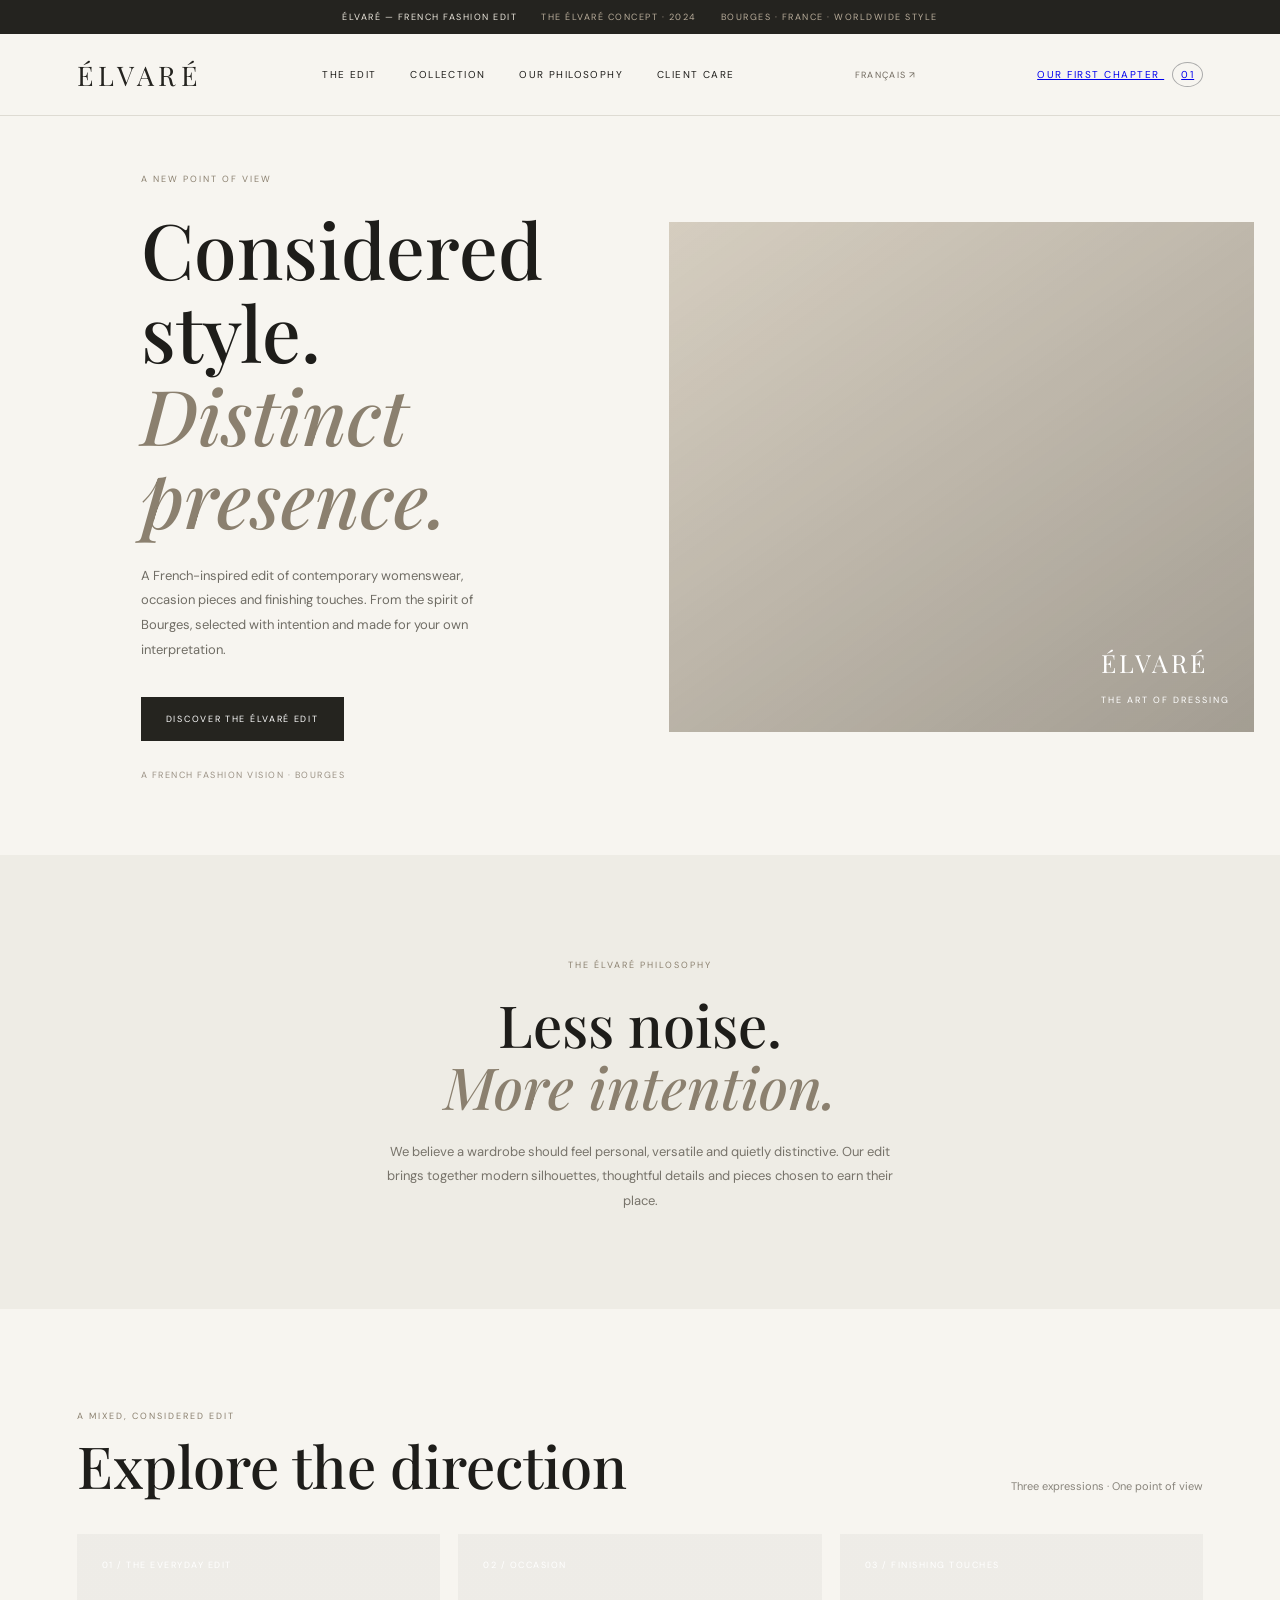
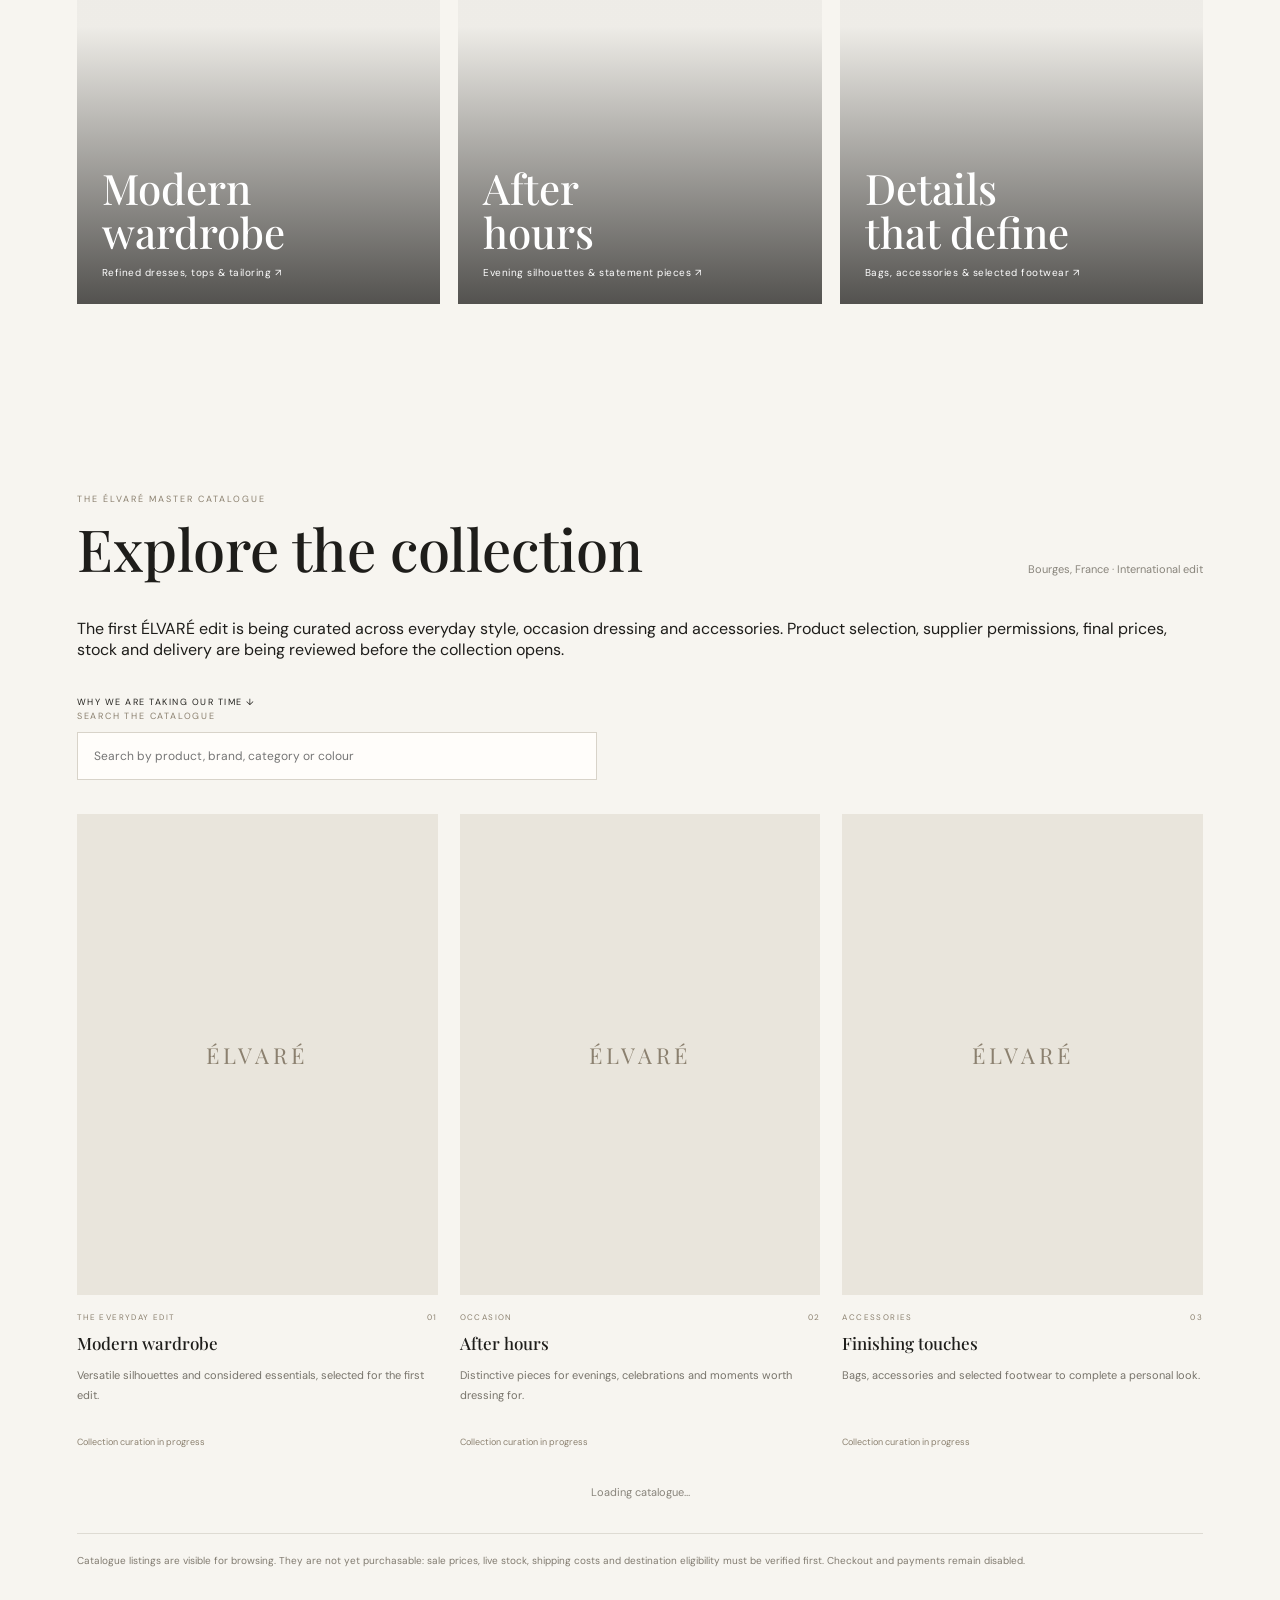
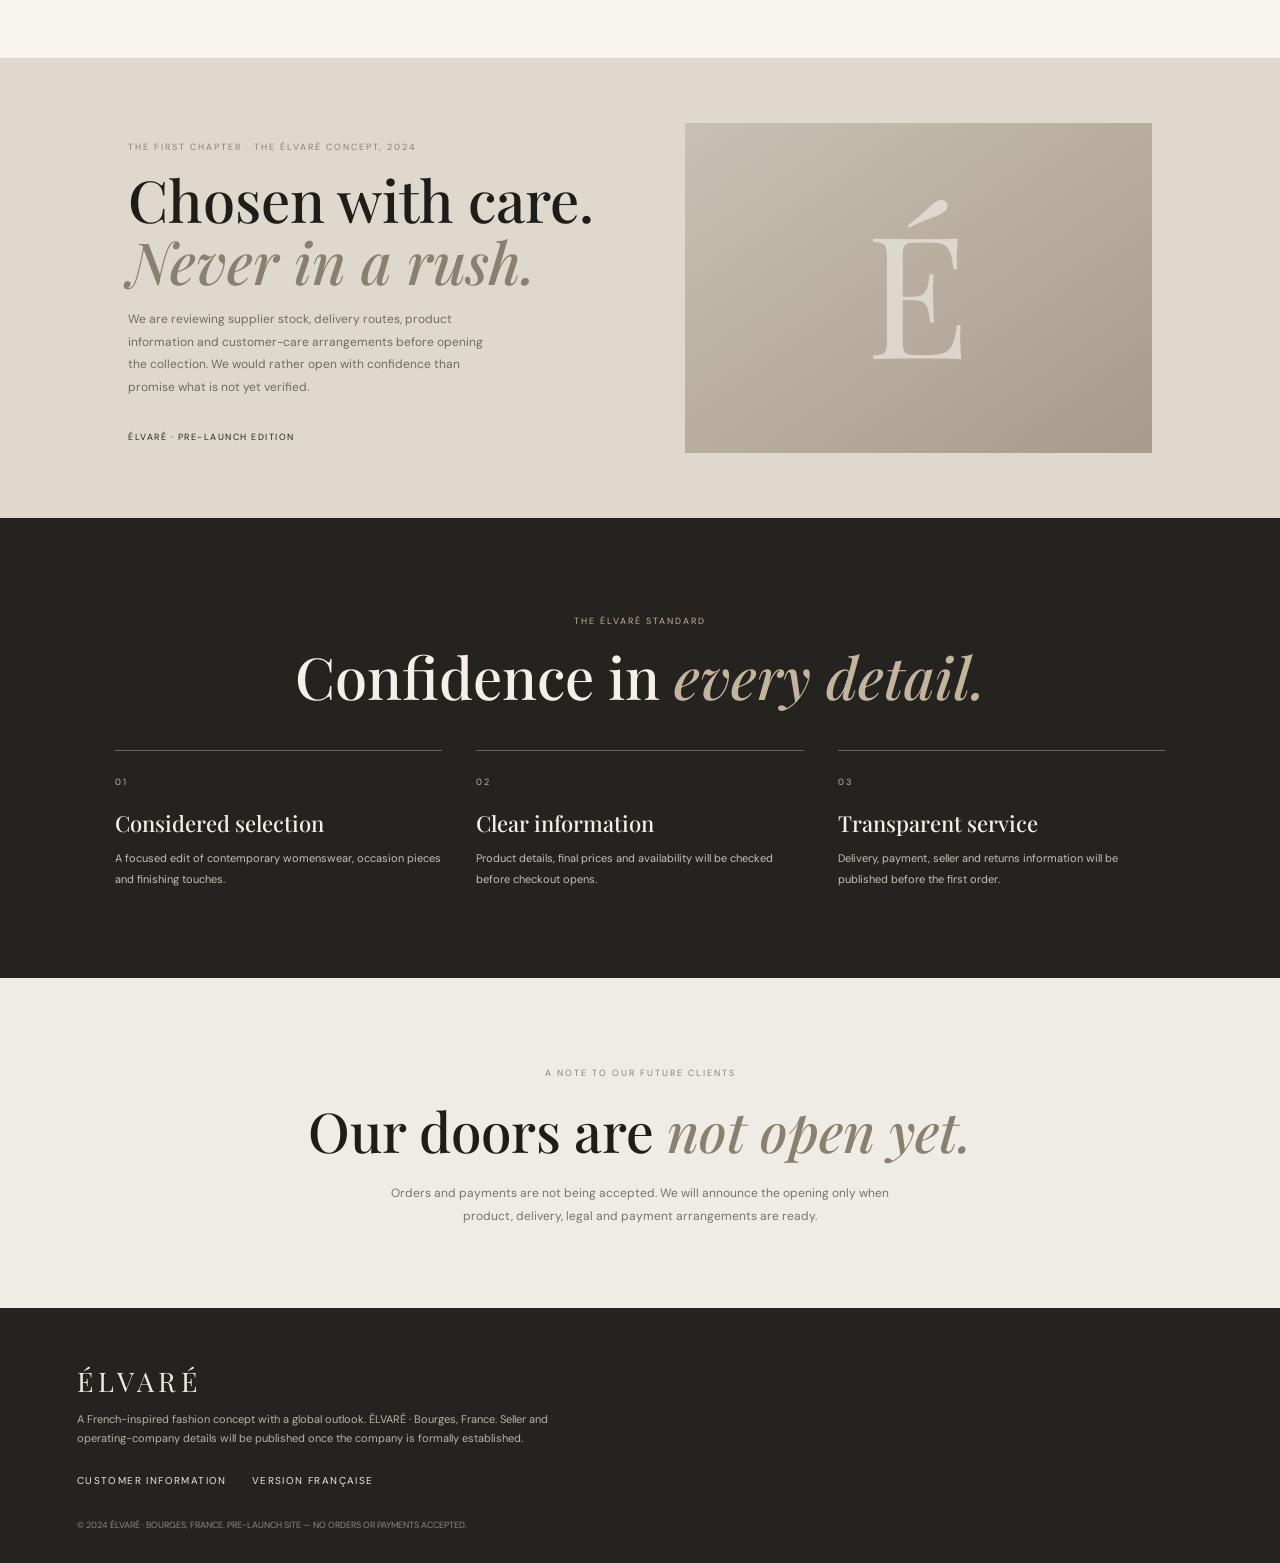
<file: index.html>
<!doctype html>
<html lang="en">
<head>
<meta charset="utf-8"><meta name="viewport" content="width=device-width,initial-scale=1">
<meta name="description" content="ÉLVARÉ is an independent fashion edit in the making: contemporary womenswear, occasion dressing and considered accessories. Worldwide launch preparation.">
<meta name="theme-color" content="#f7f5f0"><meta name="robots" content="index,follow">
<meta property="og:type" content="website"><meta property="og:title" content="ÉLVARÉ — The Art of Dressing">
<meta property="og:description" content="A considered edit of modern womenswear, occasion pieces and finishing touches. The first collection is being curated.">
<meta property="og:image" content="https://images.unsplash.com/photo-1539109136881-3be0616acf4b?auto=format&fit=crop&w=1200&q=85">
<meta name="twitter:card" content="summary_large_image">
<title>ÉLVARÉ — The Art of Dressing</title>
<link rel="preconnect" href="https://fonts.googleapis.com"><link rel="preconnect" href="https://fonts.gstatic.com" crossorigin>
<link href="https://fonts.googleapis.com/css2?family=DM+Sans:wght@400;500;600&family=Playfair+Display:wght@500;600&display=swap" rel="stylesheet"><link rel="stylesheet" href="styles.css">
</head>
<body>
<div class="announcement">ÉLVARÉ — FRENCH FASHION EDIT <span>THE ÉLVARÉ CONCEPT · 2024</span><span>BOURGES · FRANCE · WORLDWIDE STYLE</span></div>
<header class="header"><a class="wordmark" href="#" aria-label="ÉLVARÉ home">ÉLVARÉ</a><nav aria-label="Main navigation"><a href="#departments">THE EDIT</a><a href="#collection">COLLECTION</a><a href="#philosophy">OUR PHILOSOPHY</a><a href="policies.html">CLIENT CARE</a></nav><a class="language-link" href="fr.html" lang="fr">FRANÇAIS ↗</a><a class="bag" href="#launch">OUR FIRST CHAPTER <span>01</span></a></header>
<main>
<section class="hero"><div class="hero-copy"><p class="eyebrow">A NEW POINT OF VIEW</p><h1>Considered style.<br><i>Distinct presence.</i></h1><p class="intro">A French-inspired edit of contemporary womenswear, occasion pieces and finishing touches. From the spirit of Bourges, selected with intention and made for your own interpretation.</p><a class="button" href="#collection">DISCOVER THE ÉLVARÉ EDIT</a><p class="hero-note">A FRENCH FASHION VISION · BOURGES</p></div><div class="hero-image" role="img" aria-label="Fashion editorial photograph"><div class="image-note">ÉLVARÉ<br><small>THE ART OF DRESSING</small></div></div></section>
<section class="statement" id="philosophy"><p class="eyebrow">THE ÉLVARÉ PHILOSOPHY</p><h2>Less noise.<br><i>More intention.</i></h2><p>We believe a wardrobe should feel personal, versatile and quietly distinctive. Our edit brings together modern silhouettes, thoughtful details and pieces chosen to earn their place.</p></section>
<section class="departments" id="departments"><div class="section-head"><div><p class="eyebrow">A MIXED, CONSIDERED EDIT</p><h2>Explore the direction</h2></div><span class="muted">Three expressions · One point of view</span></div><div class="department-grid"><a class="department d1" href="#collection"><span>01 / THE EVERYDAY EDIT</span><strong>Modern<br>wardrobe</strong><small>Refined dresses, tops & tailoring ↗</small></a><a class="department d2" href="#collection"><span>02 / OCCASION</span><strong>After<br>hours</strong><small>Evening silhouettes & statement pieces ↗</small></a><a class="department d3" href="#collection"><span>03 / FINISHING TOUCHES</span><strong>Details<br>that define</strong><small>Bags, accessories & selected footwear ↗</small></a></div></section>
<section class="collection" id="collection"><div class="section-head"><div><p class="eyebrow">THE ÉLVARÉ MASTER CATALOGUE</p><h2>Explore the collection</h2></div><span class="muted">Bourges, France · International edit</span></div><div class="collection-intro"><p>The first ÉLVARÉ edit is being curated across everyday style, occasion dressing and accessories. Product selection, supplier permissions, final prices, stock and delivery are being reviewed before the collection opens.</p><a class="text-link" href="#launch">WHY WE ARE TAKING OUR TIME ↓</a></div><div class="catalog-search-wrap"><label for="catalog-search">SEARCH THE CATALOGUE</label><input id="catalog-search" type="search" placeholder="Search by product, brand, category or colour" autocomplete="off"></div><div class="product-grid" id="product-grid" aria-live="polite"><article class="product-card"><div class="product-photo product-no-image">ÉLVARÉ</div><div class="product-meta"><span>THE EVERYDAY EDIT</span><span>01</span></div><h3>Modern wardrobe</h3><p>Versatile silhouettes and considered essentials, selected for the first edit.</p><small class="product-status">Collection curation in progress</small></article><article class="product-card"><div class="product-photo product-no-image">ÉLVARÉ</div><div class="product-meta"><span>OCCASION</span><span>02</span></div><h3>After hours</h3><p>Distinctive pieces for evenings, celebrations and moments worth dressing for.</p><small class="product-status">Collection curation in progress</small></article><article class="product-card"><div class="product-photo product-no-image">ÉLVARÉ</div><div class="product-meta"><span>ACCESSORIES</span><span>03</span></div><h3>Finishing touches</h3><p>Bags, accessories and selected footwear to complete a personal look.</p><small class="product-status">Collection curation in progress</small></article></div><div class="catalog-controls"><button class="button" id="load-more" type="button" hidden>LOAD MORE PRODUCTS</button><span class="muted" id="catalog-count" aria-live="polite">Loading catalogue…</span></div><p class="catalog-note">Catalogue listings are visible for browsing. They are not yet purchasable: sale prices, live stock, shipping costs and destination eligibility must be verified first. Checkout and payments remain disabled.</p></section>
<section class="editorial" id="launch"><div><p class="eyebrow">THE FIRST CHAPTER · THE ÉLVARÉ CONCEPT, 2024</p><h2>Chosen with care.<br><i>Never in a rush.</i></h2><p>We are reviewing supplier stock, delivery routes, product information and customer-care arrangements before opening the collection. We would rather open with confidence than promise what is not yet verified.</p><span class="text-link">ÉLVARÉ · PRE-LAUNCH EDITION</span></div><div class="editorial-art" aria-hidden="true"></div></section>
<section class="trust-notes"><p class="eyebrow">THE ÉLVARÉ STANDARD</p><h2>Confidence in <i>every detail.</i></h2><div class="trust-grid"><article><span>01</span><h3>Considered selection</h3><p>A focused edit of contemporary womenswear, occasion pieces and finishing touches.</p></article><article><span>02</span><h3>Clear information</h3><p>Product details, final prices and availability will be checked before checkout opens.</p></article><article><span>03</span><h3>Transparent service</h3><p>Delivery, payment, seller and returns information will be published before the first order.</p></article></div></section>

<section class="launch-strip"><p class="eyebrow">A NOTE TO OUR FUTURE CLIENTS</p><h2>Our doors are <i>not open yet.</i></h2><p>Orders and payments are not being accepted. We will announce the opening only when product, delivery, legal and payment arrangements are ready.</p></section>
</main>
<footer><a class="wordmark" href="#">ÉLVARÉ</a><p>A French-inspired fashion concept with a global outlook. ÉLVARÉ · Bourges, France. Seller and operating-company details will be published once the company is formally established.</p><div class="footer-links"><a href="policies.html">CUSTOMER INFORMATION</a><a href="fr.html">VERSION FRANÇAISE</a></div><small>© 2024 ÉLVARÉ · BOURGES, FRANCE. PRE-LAUNCH SITE — NO ORDERS OR PAYMENTS ACCEPTED.</small></footer>
<script src="app.js"></script></body></html>
</file>
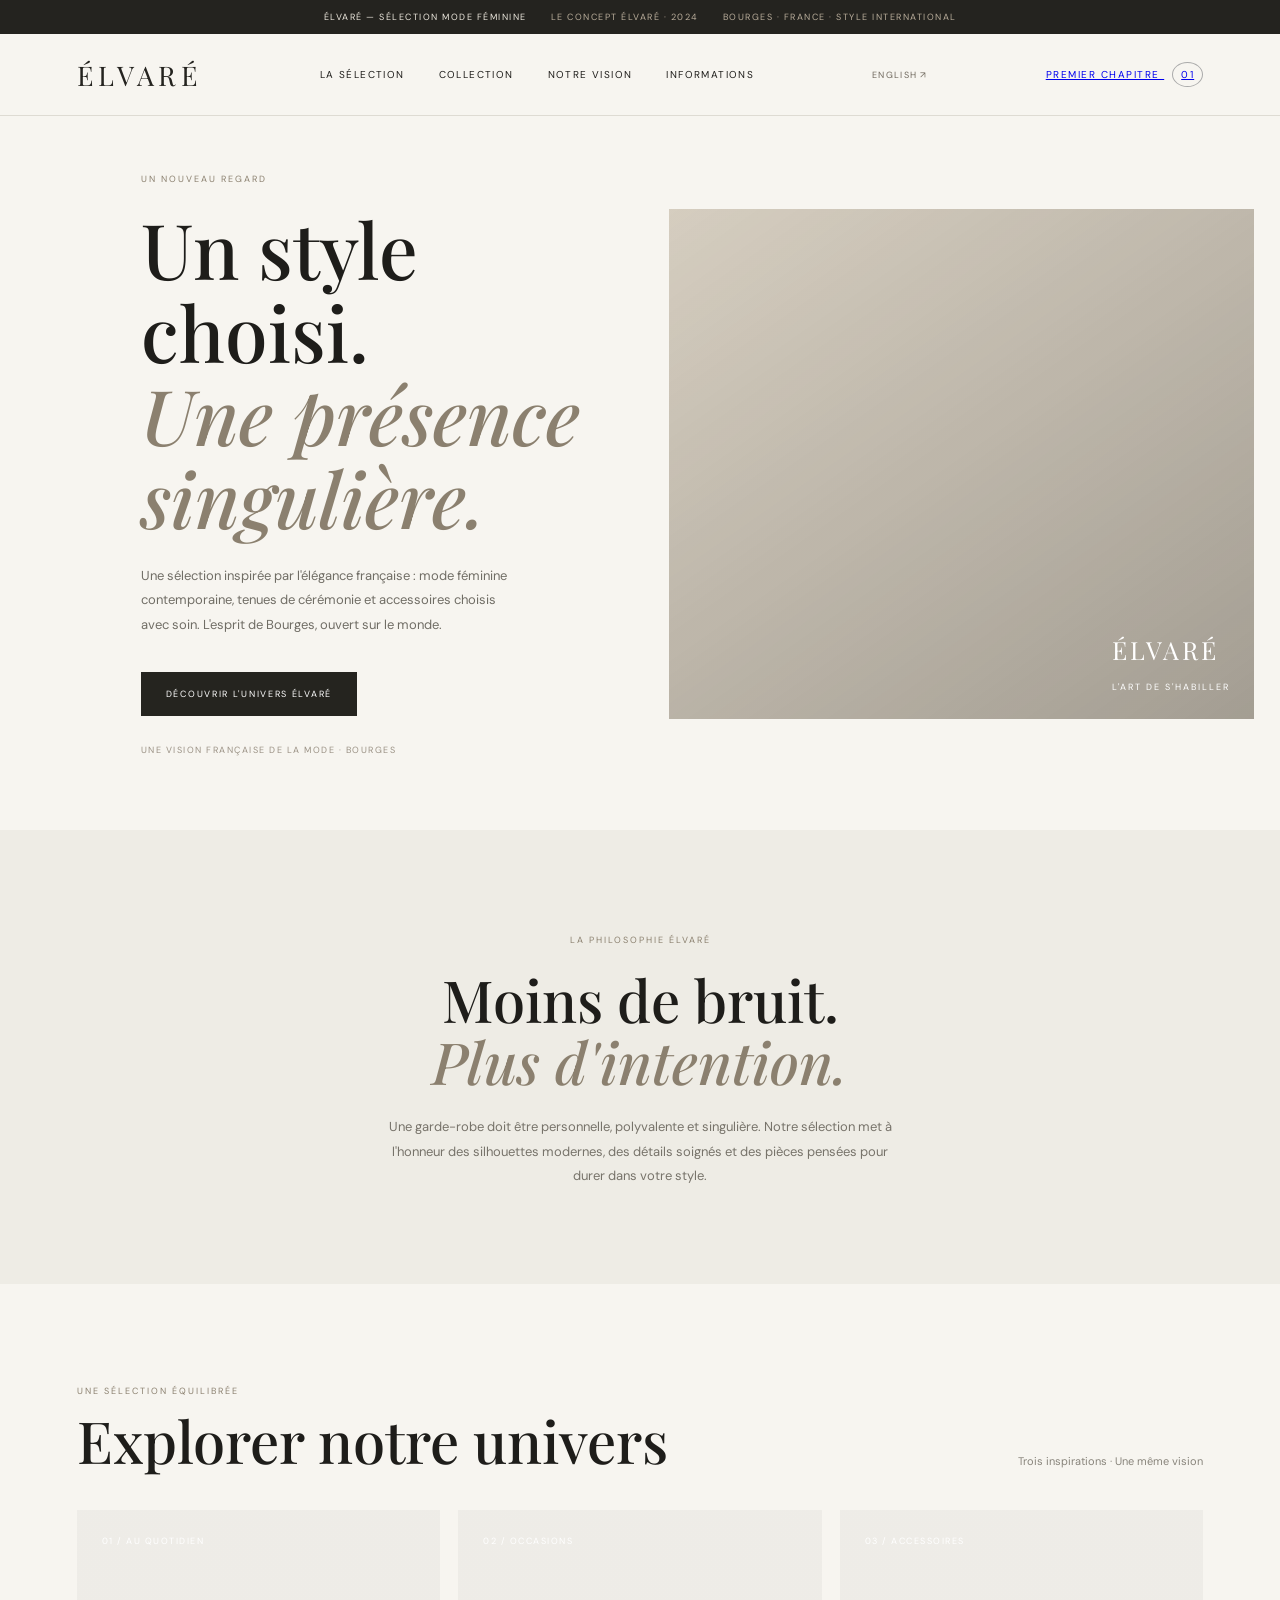
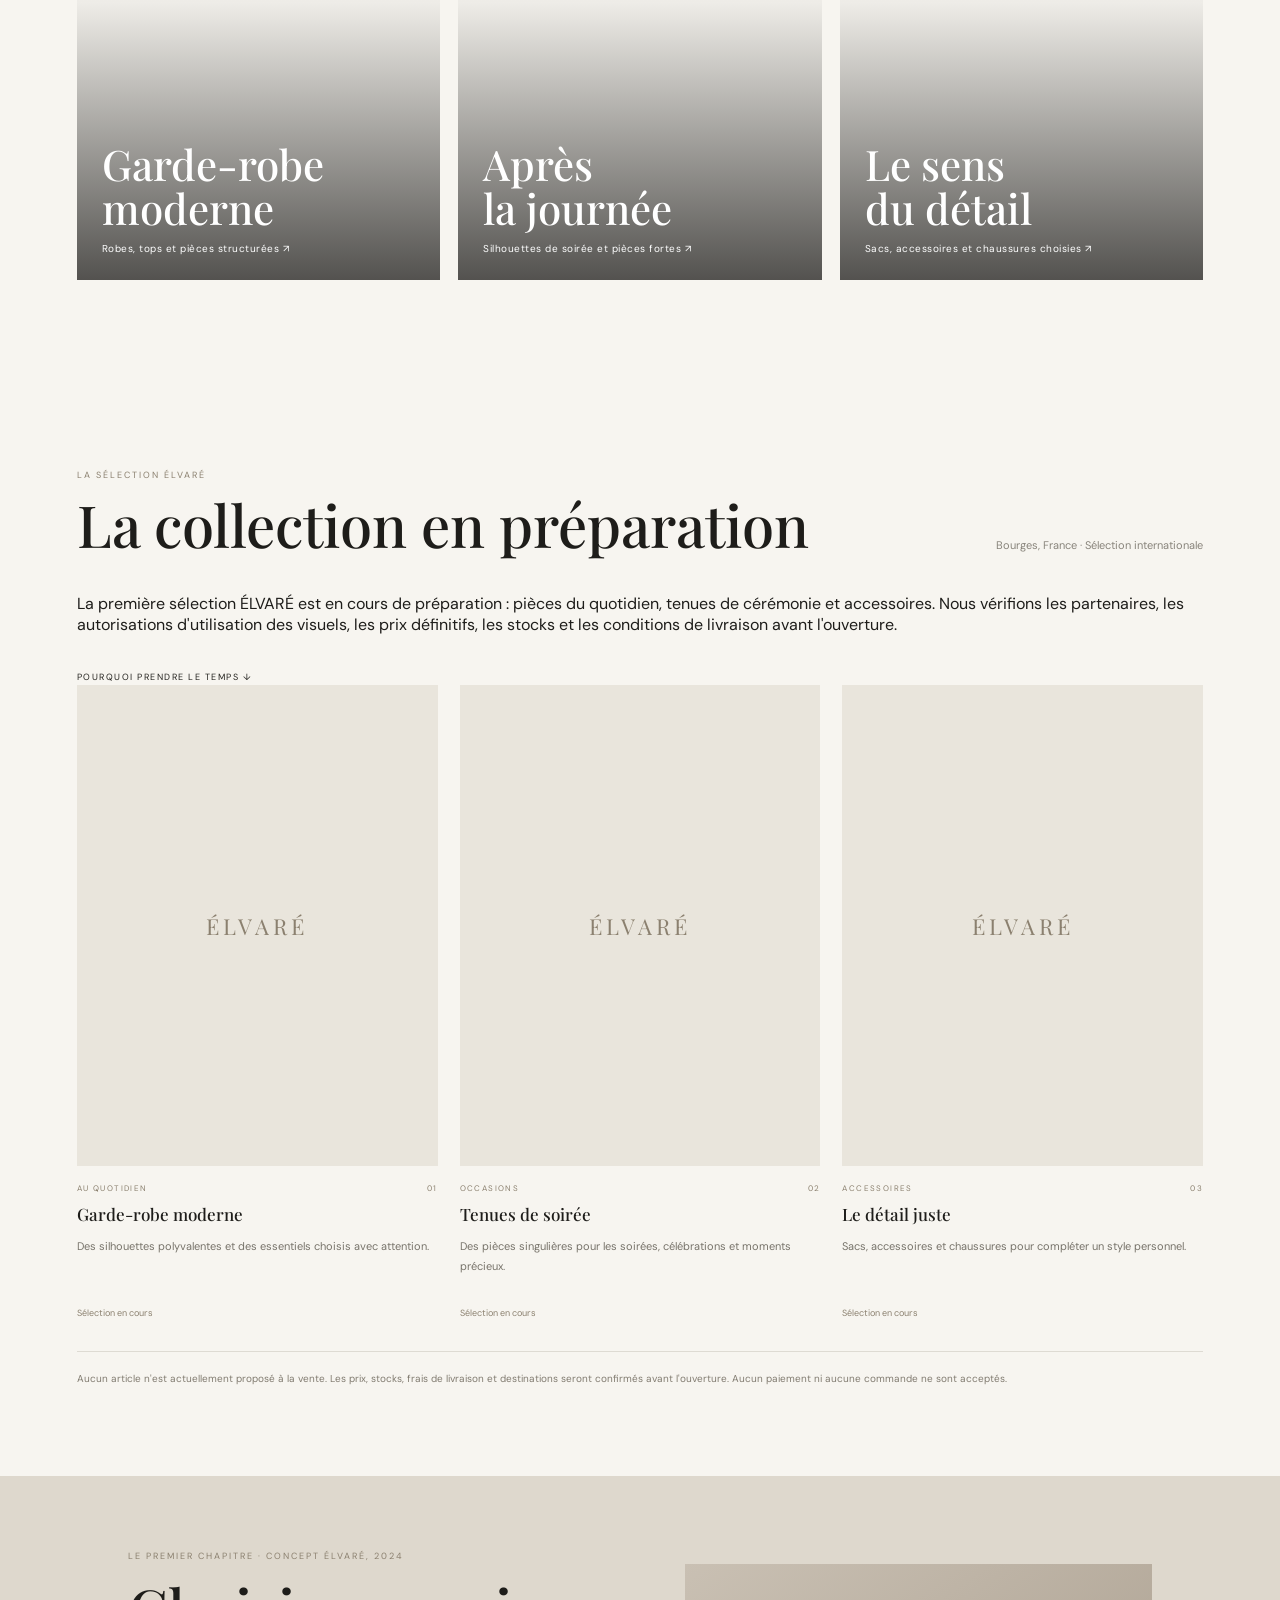
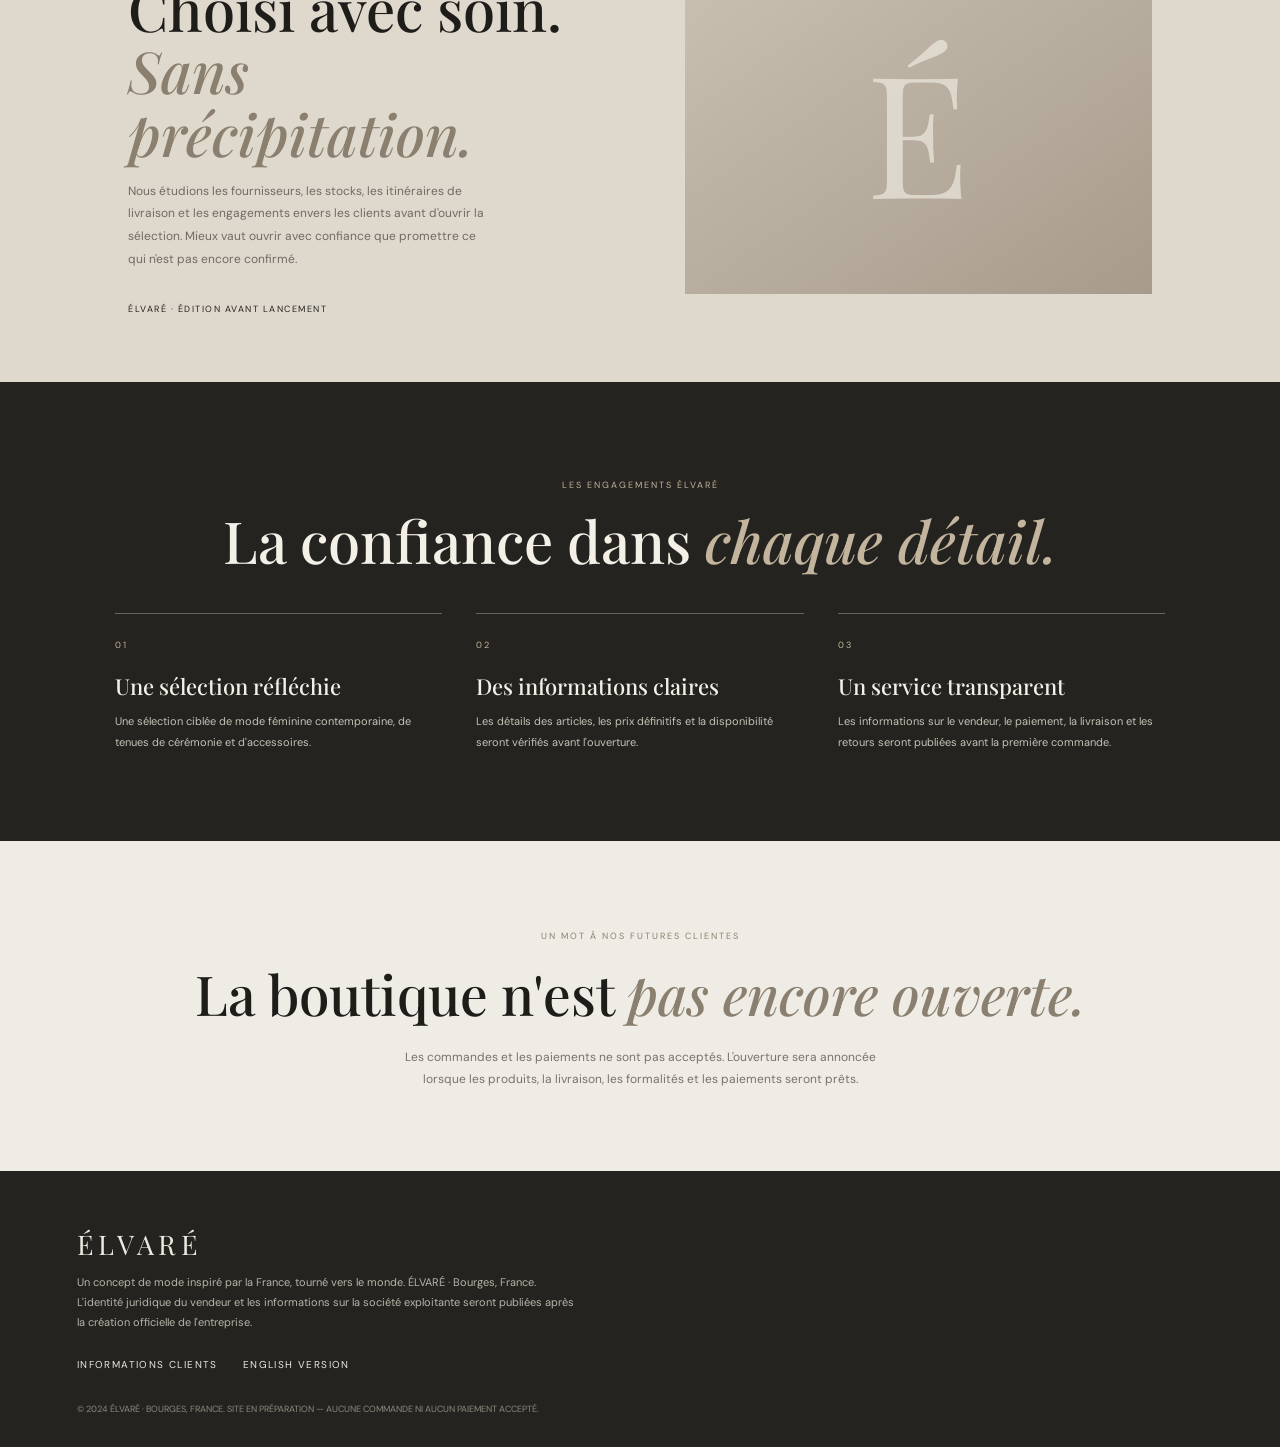
<file: fr.html>
<!doctype html>
<html lang="fr">
<head>
<meta charset="utf-8"><meta name="viewport" content="width=device-width,initial-scale=1">
<meta name="description" content="ÉLVARÉ — une vision française de la mode féminine contemporaine. Première sélection en préparation.">
<meta name="theme-color" content="#f7f5f0"><meta name="robots" content="index,follow">
<meta property="og:type" content="website"><meta property="og:title" content="ÉLVARÉ — L'art de s'habiller">
<meta property="og:description" content="Une sélection réfléchie de mode féminine, de silhouettes de soirée et d'accessoires. Première collection en préparation.">
<meta property="og:image" content="https://images.unsplash.com/photo-1539109136881-3be0616acf4b?auto=format&fit=crop&w=1200&q=85">
<title>ÉLVARÉ — L'art de s'habiller</title>
<link rel="preconnect" href="https://fonts.googleapis.com"><link rel="preconnect" href="https://fonts.gstatic.com" crossorigin>
<link href="https://fonts.googleapis.com/css2?family=DM+Sans:wght@400;500;600&family=Playfair+Display:wght@500;600&display=swap" rel="stylesheet"><link rel="stylesheet" href="styles.css">
</head>
<body>
<div class="announcement">ÉLVARÉ — SÉLECTION MODE FÉMININE <span>LE CONCEPT ÉLVARÉ · 2024</span><span>BOURGES · FRANCE · STYLE INTERNATIONAL</span></div>
<header class="header"><a class="wordmark" href="fr.html" aria-label="Accueil ÉLVARÉ">ÉLVARÉ</a><nav aria-label="Navigation principale"><a href="#departments">LA SÉLECTION</a><a href="#collection">COLLECTION</a><a href="#philosophy">NOTRE VISION</a><a href="informations.html">INFORMATIONS</a></nav><a class="language-link" href="index.html" lang="en">ENGLISH ↗</a><a class="bag" href="#launch">PREMIER CHAPITRE <span>01</span></a></header>
<main>
<section class="hero"><div class="hero-copy"><p class="eyebrow">UN NOUVEAU REGARD</p><h1>Un style choisi.<br><i>Une présence singulière.</i></h1><p class="intro">Une sélection inspirée par l'élégance française : mode féminine contemporaine, tenues de cérémonie et accessoires choisis avec soin. L'esprit de Bourges, ouvert sur le monde.</p><a class="button" href="#collection">DÉCOUVRIR L'UNIVERS ÉLVARÉ</a><p class="hero-note">UNE VISION FRANÇAISE DE LA MODE · BOURGES</p></div><div class="hero-image" role="img" aria-label="Photographie éditoriale de mode"><div class="image-note">ÉLVARÉ<br><small>L'ART DE S'HABILLER</small></div></div></section>
<section class="statement" id="philosophy"><p class="eyebrow">LA PHILOSOPHIE ÉLVARÉ</p><h2>Moins de bruit.<br><i>Plus d'intention.</i></h2><p>Une garde-robe doit être personnelle, polyvalente et singulière. Notre sélection met à l'honneur des silhouettes modernes, des détails soignés et des pièces pensées pour durer dans votre style.</p></section>
<section class="departments" id="departments"><div class="section-head"><div><p class="eyebrow">UNE SÉLECTION ÉQUILIBRÉE</p><h2>Explorer notre univers</h2></div><span class="muted">Trois inspirations · Une même vision</span></div><div class="department-grid"><a class="department d1" href="#collection"><span>01 / AU QUOTIDIEN</span><strong>Garde-robe<br>moderne</strong><small>Robes, tops et pièces structurées ↗</small></a><a class="department d2" href="#collection"><span>02 / OCCASIONS</span><strong>Après<br>la journée</strong><small>Silhouettes de soirée et pièces fortes ↗</small></a><a class="department d3" href="#collection"><span>03 / ACCESSOIRES</span><strong>Le sens<br>du détail</strong><small>Sacs, accessoires et chaussures choisies ↗</small></a></div></section>
<section class="collection" id="collection"><div class="section-head"><div><p class="eyebrow">LA SÉLECTION ÉLVARÉ</p><h2>La collection en préparation</h2></div><span class="muted">Bourges, France · Sélection internationale</span></div><div class="collection-intro"><p>La première sélection ÉLVARÉ est en cours de préparation : pièces du quotidien, tenues de cérémonie et accessoires. Nous vérifions les partenaires, les autorisations d'utilisation des visuels, les prix définitifs, les stocks et les conditions de livraison avant l'ouverture.</p><a class="text-link" href="#launch">POURQUOI PRENDRE LE TEMPS ↓</a></div><div class="product-grid" id="product-grid"><article class="product-card"><div class="product-photo product-no-image">ÉLVARÉ</div><div class="product-meta"><span>AU QUOTIDIEN</span><span>01</span></div><h3>Garde-robe moderne</h3><p>Des silhouettes polyvalentes et des essentiels choisis avec attention.</p><small class="product-status">Sélection en cours</small></article><article class="product-card"><div class="product-photo product-no-image">ÉLVARÉ</div><div class="product-meta"><span>OCCASIONS</span><span>02</span></div><h3>Tenues de soirée</h3><p>Des pièces singulières pour les soirées, célébrations et moments précieux.</p><small class="product-status">Sélection en cours</small></article><article class="product-card"><div class="product-photo product-no-image">ÉLVARÉ</div><div class="product-meta"><span>ACCESSOIRES</span><span>03</span></div><h3>Le détail juste</h3><p>Sacs, accessoires et chaussures pour compléter un style personnel.</p><small class="product-status">Sélection en cours</small></article></div><p class="catalog-note">Aucun article n'est actuellement proposé à la vente. Les prix, stocks, frais de livraison et destinations seront confirmés avant l'ouverture. Aucun paiement ni aucune commande ne sont acceptés.</p></section>
<section class="editorial" id="launch"><div><p class="eyebrow">LE PREMIER CHAPITRE · CONCEPT ÉLVARÉ, 2024</p><h2>Choisi avec soin.<br><i>Sans précipitation.</i></h2><p>Nous étudions les fournisseurs, les stocks, les itinéraires de livraison et les engagements envers les clients avant d'ouvrir la sélection. Mieux vaut ouvrir avec confiance que promettre ce qui n'est pas encore confirmé.</p><span class="text-link">ÉLVARÉ · ÉDITION AVANT LANCEMENT</span></div><div class="editorial-art" aria-hidden="true"></div></section>
<section class="trust-notes"><p class="eyebrow">LES ENGAGEMENTS ÉLVARÉ</p><h2>La confiance dans <i>chaque détail.</i></h2><div class="trust-grid"><article><span>01</span><h3>Une sélection réfléchie</h3><p>Une sélection ciblée de mode féminine contemporaine, de tenues de cérémonie et d'accessoires.</p></article><article><span>02</span><h3>Des informations claires</h3><p>Les détails des articles, les prix définitifs et la disponibilité seront vérifiés avant l'ouverture.</p></article><article><span>03</span><h3>Un service transparent</h3><p>Les informations sur le vendeur, le paiement, la livraison et les retours seront publiées avant la première commande.</p></article></div></section>
<section class="launch-strip"><p class="eyebrow">UN MOT À NOS FUTURES CLIENTES</p><h2>La boutique n'est <i>pas encore ouverte.</i></h2><p>Les commandes et les paiements ne sont pas acceptés. L'ouverture sera annoncée lorsque les produits, la livraison, les formalités et les paiements seront prêts.</p></section>
</main>
<footer><a class="wordmark" href="fr.html">ÉLVARÉ</a><p>Un concept de mode inspiré par la France, tourné vers le monde. ÉLVARÉ · Bourges, France. L'identité juridique du vendeur et les informations sur la société exploitante seront publiées après la création officielle de l'entreprise.</p><div class="footer-links"><a href="informations.html">INFORMATIONS CLIENTS</a><a href="index.html">ENGLISH VERSION</a></div><small>© 2024 ÉLVARÉ · BOURGES, FRANCE. SITE EN PRÉPARATION — AUCUNE COMMANDE NI AUCUN PAIEMENT ACCEPTÉ.</small></footer>
</body></html>
</file>
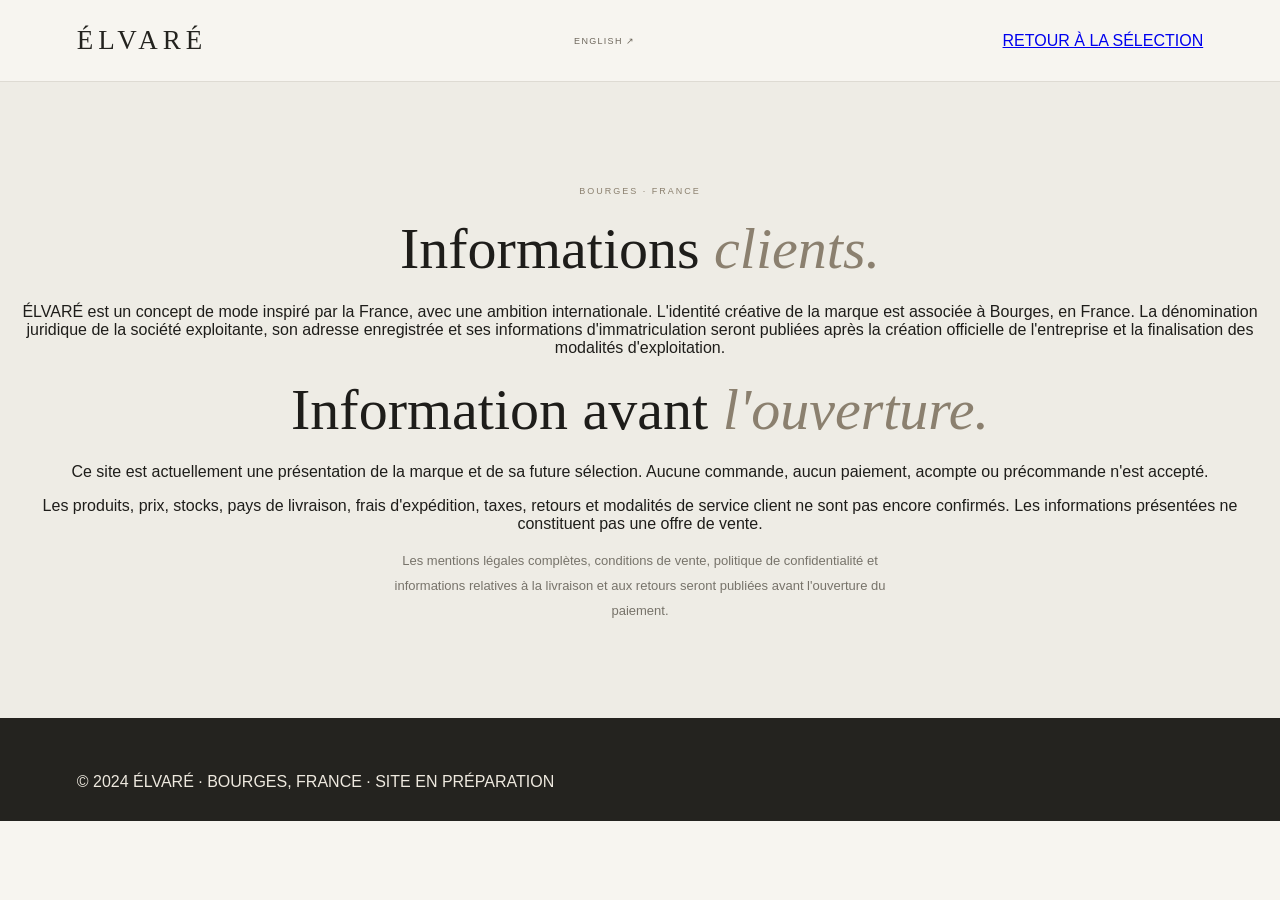
<file: informations.html>
<!doctype html>
<html lang="fr"><head><meta charset="utf-8"><meta name="viewport" content="width=device-width,initial-scale=1"><meta name="robots" content="index,follow"><title>ÉLVARÉ — Informations clients</title><link rel="stylesheet" href="styles.css"></head>
<body><header class="header"><a class="wordmark" href="fr.html">ÉLVARÉ</a><a class="language-link" href="policies.html">ENGLISH ↗</a><a href="fr.html">RETOUR À LA SÉLECTION</a></header>
<main class="statement"><p class="eyebrow">BOURGES · FRANCE</p><h2>Informations <i>clients.</i></h2>
<p>ÉLVARÉ est un concept de mode inspiré par la France, avec une ambition internationale. L'identité créative de la marque est associée à Bourges, en France. La dénomination juridique de la société exploitante, son adresse enregistrée et ses informations d'immatriculation seront publiées après la création officielle de l'entreprise et la finalisation des modalités d'exploitation.</p>
<h2>Information avant <i>l'ouverture.</i></h2><p>Ce site est actuellement une présentation de la marque et de sa future sélection. Aucune commande, aucun paiement, acompte ou précommande n'est accepté.</p>
<p>Les produits, prix, stocks, pays de livraison, frais d'expédition, taxes, retours et modalités de service client ne sont pas encore confirmés. Les informations présentées ne constituent pas une offre de vente.</p>
<p>Les mentions légales complètes, conditions de vente, politique de confidentialité et informations relatives à la livraison et aux retours seront publiées avant l'ouverture du paiement.</p></main>
<footer>© 2024 ÉLVARÉ · BOURGES, FRANCE · SITE EN PRÉPARATION</footer></body></html>
</file>
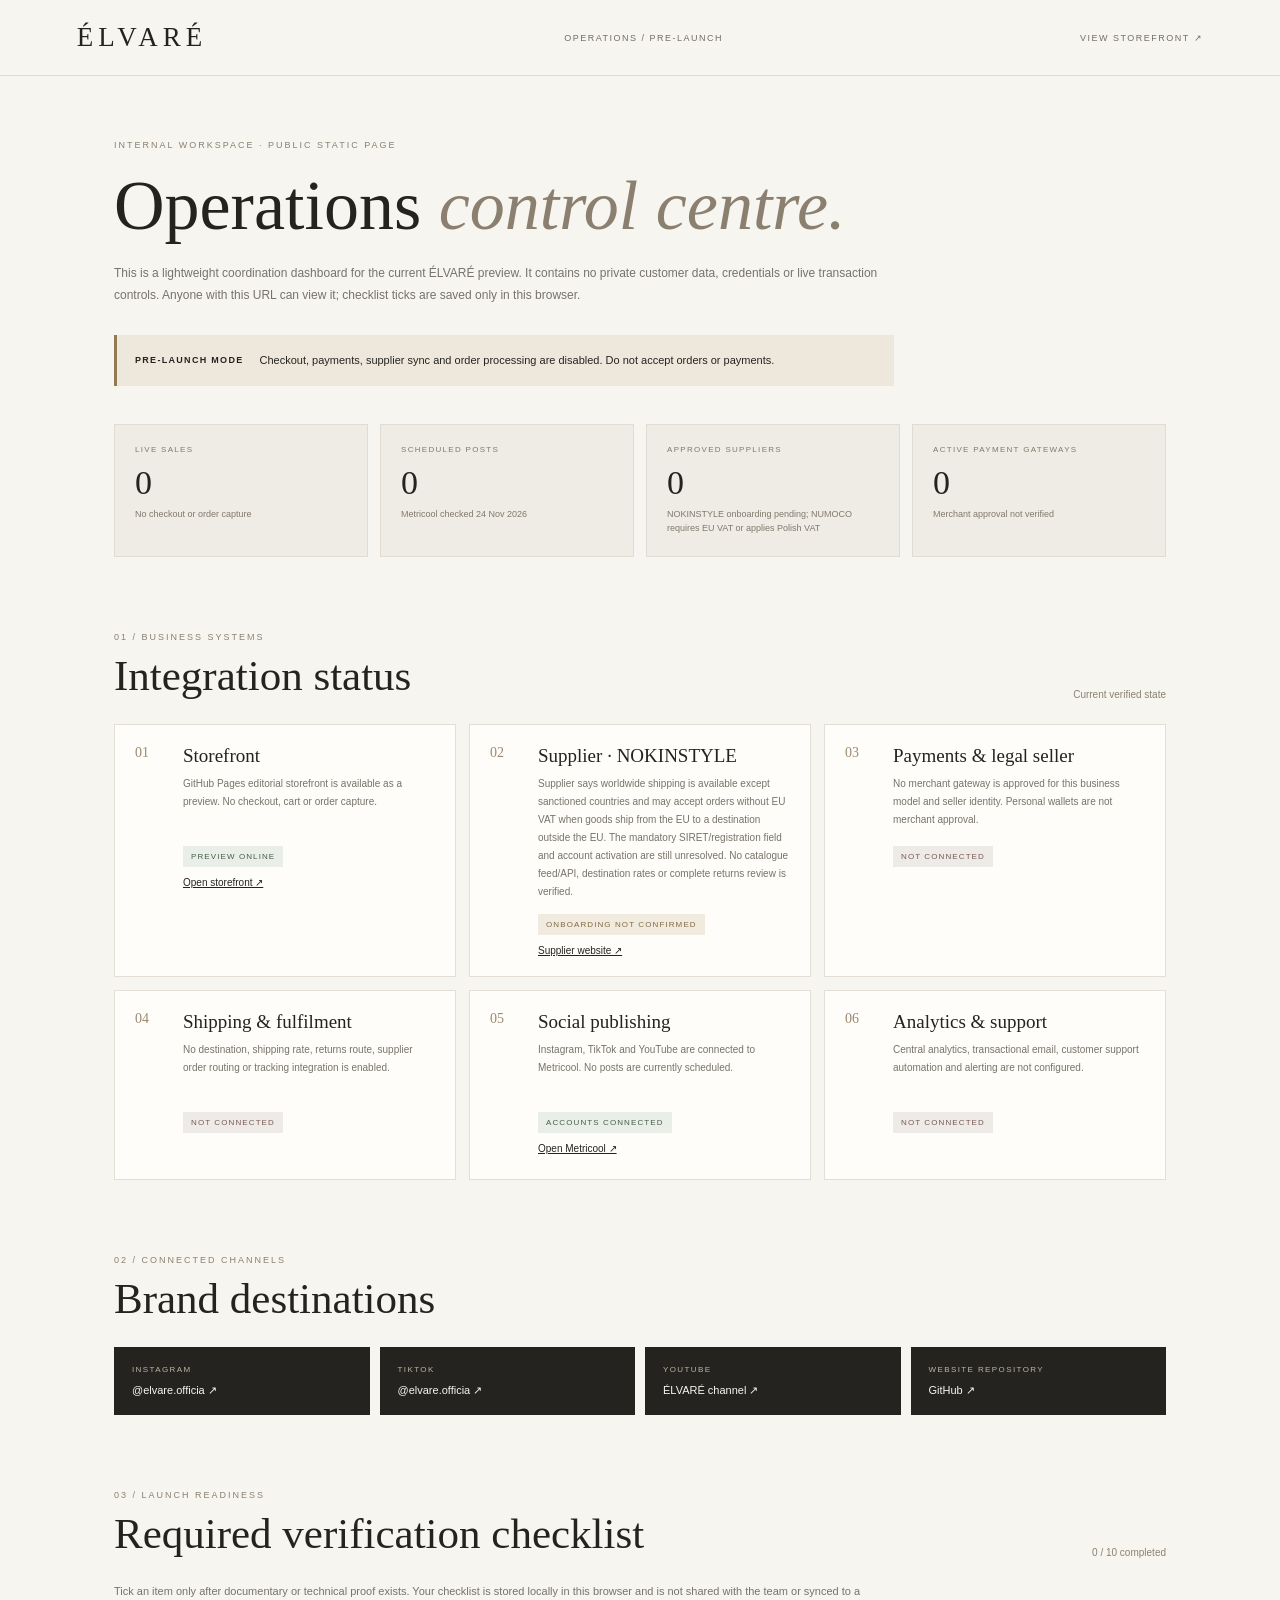
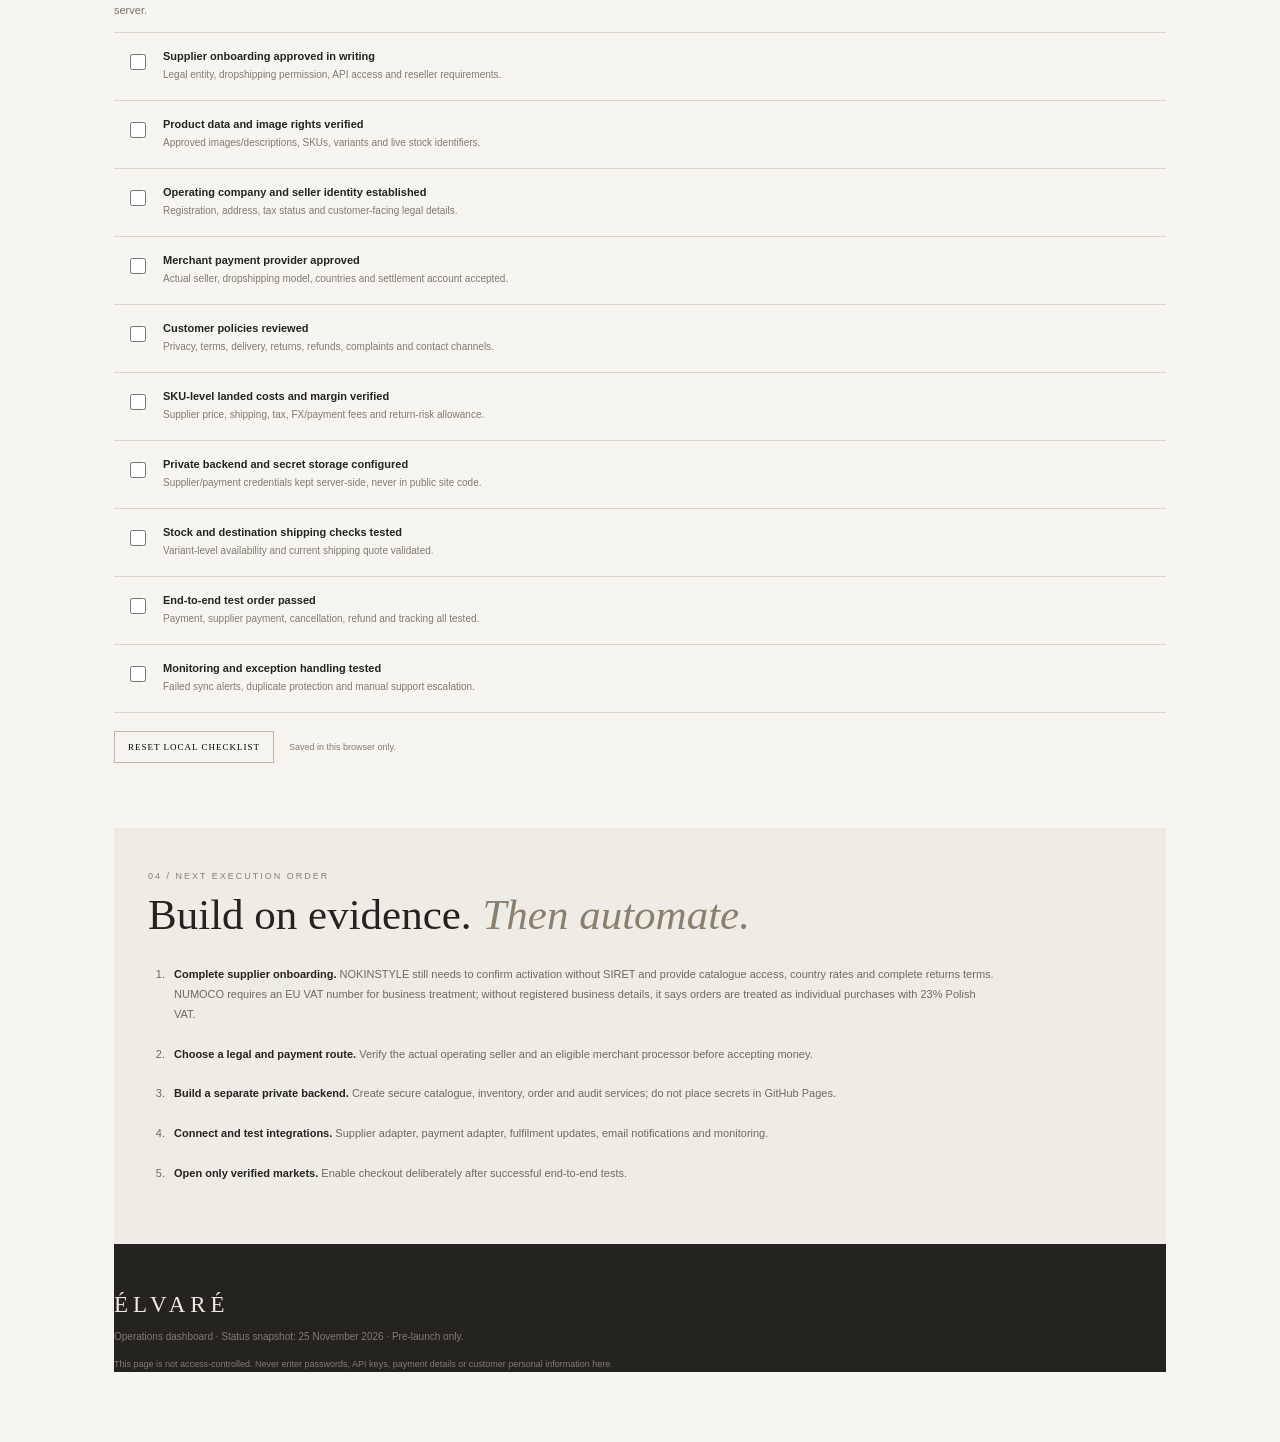
<file: operations.html>
<!doctype html>
<html lang="en">
<head>
<meta charset="utf-8">
<meta name="viewport" content="width=device-width,initial-scale=1">
<meta name="robots" content="noindex,nofollow">
<meta name="theme-color" content="#24231f">
<title>ÉLVARÉ — Operations Control Centre</title>
<link rel="stylesheet" href="styles.css">
</head>
<body class="ops-body">
<header class="ops-top">
  <a class="wordmark" href="index.html">ÉLVARÉ</a>
  <span>OPERATIONS / PRE-LAUNCH</span>
  <a href="index.html">VIEW STOREFRONT ↗</a>
</header>
<main class="ops-main">
  <section class="ops-heading">
    <p class="eyebrow">INTERNAL WORKSPACE · PUBLIC STATIC PAGE</p>
    <h1>Operations <i>control centre.</i></h1>
    <p>This is a lightweight coordination dashboard for the current ÉLVARÉ preview. It contains no private customer data, credentials or live transaction controls. Anyone with this URL can view it; checklist ticks are saved only in this browser.</p>
    <div class="ops-alert"><strong>PRE-LAUNCH MODE</strong><span>Checkout, payments, supplier sync and order processing are disabled. Do not accept orders or payments.</span></div>
  </section>

  <section class="ops-metrics" aria-label="Verified operational status">
    <article><span>LIVE SALES</span><strong>0</strong><small>No checkout or order capture</small></article>
    <article><span>SCHEDULED POSTS</span><strong>0</strong><small>Metricool checked 24 Nov 2026</small></article>
    <article><span>APPROVED SUPPLIERS</span><strong>0</strong><small>NOKINSTYLE onboarding pending; NUMOCO requires EU VAT or applies Polish VAT</small></article>
    <article><span>ACTIVE PAYMENT GATEWAYS</span><strong>0</strong><small>Merchant approval not verified</small></article>
  </section>

  <section class="ops-section">
    <div class="ops-section-head"><div><p class="eyebrow">01 / BUSINESS SYSTEMS</p><h2>Integration status</h2></div><span class="ops-muted">Current verified state</span></div>
    <div class="ops-grid">
      <article class="ops-card"><div class="ops-card-icon">01</div><div><h3>Storefront</h3><p>GitHub Pages editorial storefront is available as a preview. No checkout, cart or order capture.</p><span class="ops-state state-live">PREVIEW ONLINE</span><a href="https://ahlamy-ai.github.io/elvare-store/" target="_blank" rel="noopener">Open storefront ↗</a></div></article>
      <article class="ops-card"><div class="ops-card-icon">02</div><div><h3>Supplier · NOKINSTYLE</h3><p>Supplier says worldwide shipping is available except sanctioned countries and may accept orders without EU VAT when goods ship from the EU to a destination outside the EU. The mandatory SIRET/registration field and account activation are still unresolved. No catalogue feed/API, destination rates or complete returns review is verified.</p><span class="ops-state state-wait">ONBOARDING NOT CONFIRMED</span><a href="https://www.nokinstyle.com/" target="_blank" rel="noopener">Supplier website ↗</a></div></article>
      <article class="ops-card"><div class="ops-card-icon">03</div><div><h3>Payments & legal seller</h3><p>No merchant gateway is approved for this business model and seller identity. Personal wallets are not merchant approval.</p><span class="ops-state state-block">NOT CONNECTED</span></div></article>
      <article class="ops-card"><div class="ops-card-icon">04</div><div><h3>Shipping & fulfilment</h3><p>No destination, shipping rate, returns route, supplier order routing or tracking integration is enabled.</p><span class="ops-state state-block">NOT CONNECTED</span></div></article>
      <article class="ops-card"><div class="ops-card-icon">05</div><div><h3>Social publishing</h3><p>Instagram, TikTok and YouTube are connected to Metricool. No posts are currently scheduled.</p><span class="ops-state state-live">ACCOUNTS CONNECTED</span><a href="https://app.metricool.com/" target="_blank" rel="noopener">Open Metricool ↗</a></div></article>
      <article class="ops-card"><div class="ops-card-icon">06</div><div><h3>Analytics & support</h3><p>Central analytics, transactional email, customer support automation and alerting are not configured.</p><span class="ops-state state-block">NOT CONNECTED</span></div></article>
    </div>
  </section>

  <section class="ops-section">
    <div class="ops-section-head"><div><p class="eyebrow">02 / CONNECTED CHANNELS</p><h2>Brand destinations</h2></div></div>
    <div class="ops-links">
      <a href="https://www.instagram.com/elvare.officia/" target="_blank" rel="noopener"><span>INSTAGRAM</span><strong>@elvare.officia ↗</strong></a>
      <a href="https://www.tiktok.com/@elvare.officia" target="_blank" rel="noopener"><span>TIKTOK</span><strong>@elvare.officia ↗</strong></a>
      <a href="https://www.youtube.com/channel/UCgfhttAZEwV1P5OqbanN1RQ" target="_blank" rel="noopener"><span>YOUTUBE</span><strong>ÉLVARÉ channel ↗</strong></a>
      <a href="https://github.com/ahlamy-ai/elvare-store" target="_blank" rel="noopener"><span>WEBSITE REPOSITORY</span><strong>GitHub ↗</strong></a>
    </div>
  </section>

  <section class="ops-section">
    <div class="ops-section-head"><div><p class="eyebrow">03 / LAUNCH READINESS</p><h2>Required verification checklist</h2></div><span class="ops-muted" id="ops-progress">0 / 10 completed</span></div>
    <p class="ops-intro">Tick an item only after documentary or technical proof exists. Your checklist is stored locally in this browser and is not shared with the team or synced to a server.</p>
    <div class="ops-checklist" id="ops-checklist">
      <label><input type="checkbox" data-key="supplier"><span><strong>Supplier onboarding approved in writing</strong><small>Legal entity, dropshipping permission, API access and reseller requirements.</small></span></label>
      <label><input type="checkbox" data-key="images"><span><strong>Product data and image rights verified</strong><small>Approved images/descriptions, SKUs, variants and live stock identifiers.</small></span></label>
      <label><input type="checkbox" data-key="seller"><span><strong>Operating company and seller identity established</strong><small>Registration, address, tax status and customer-facing legal details.</small></span></label>
      <label><input type="checkbox" data-key="gateway"><span><strong>Merchant payment provider approved</strong><small>Actual seller, dropshipping model, countries and settlement account accepted.</small></span></label>
      <label><input type="checkbox" data-key="policy"><span><strong>Customer policies reviewed</strong><small>Privacy, terms, delivery, returns, refunds, complaints and contact channels.</small></span></label>
      <label><input type="checkbox" data-key="costs"><span><strong>SKU-level landed costs and margin verified</strong><small>Supplier price, shipping, tax, FX/payment fees and return-risk allowance.</small></span></label>
      <label><input type="checkbox" data-key="backend"><span><strong>Private backend and secret storage configured</strong><small>Supplier/payment credentials kept server-side, never in public site code.</small></span></label>
      <label><input type="checkbox" data-key="stock"><span><strong>Stock and destination shipping checks tested</strong><small>Variant-level availability and current shipping quote validated.</small></span></label>
      <label><input type="checkbox" data-key="order"><span><strong>End-to-end test order passed</strong><small>Payment, supplier payment, cancellation, refund and tracking all tested.</small></span></label>
      <label><input type="checkbox" data-key="monitor"><span><strong>Monitoring and exception handling tested</strong><small>Failed sync alerts, duplicate protection and manual support escalation.</small></span></label>
    </div>
    <div class="ops-check-actions"><button type="button" id="ops-reset">RESET LOCAL CHECKLIST</button><span id="ops-save-note" aria-live="polite">Saved in this browser only.</span></div>
  </section>

  <section class="ops-section ops-next">
    <p class="eyebrow">04 / NEXT EXECUTION ORDER</p>
    <h2>Build on evidence. <i>Then automate.</i></h2>
    <ol>
      <li><strong>Complete supplier onboarding.</strong> NOKINSTYLE still needs to confirm activation without SIRET and provide catalogue access, country rates and complete returns terms. NUMOCO requires an EU VAT number for business treatment; without registered business details, it says orders are treated as individual purchases with 23% Polish VAT.</li>
      <li><strong>Choose a legal and payment route.</strong> Verify the actual operating seller and an eligible merchant processor before accepting money.</li>
      <li><strong>Build a separate private backend.</strong> Create secure catalogue, inventory, order and audit services; do not place secrets in GitHub Pages.</li>
      <li><strong>Connect and test integrations.</strong> Supplier adapter, payment adapter, fulfilment updates, email notifications and monitoring.</li>
      <li><strong>Open only verified markets.</strong> Enable checkout deliberately after successful end-to-end tests.</li>
    </ol>
  </section>
  <footer class="ops-footer"><a class="wordmark" href="index.html">ÉLVARÉ</a><p>Operations dashboard · Status snapshot: 25 November 2026 · Pre-launch only.</p><small>This page is not access-controlled. Never enter passwords, API keys, payment details or customer personal information here.</small></footer>
</main>
<script src="operations.js"></script>
</body></html>
</file>
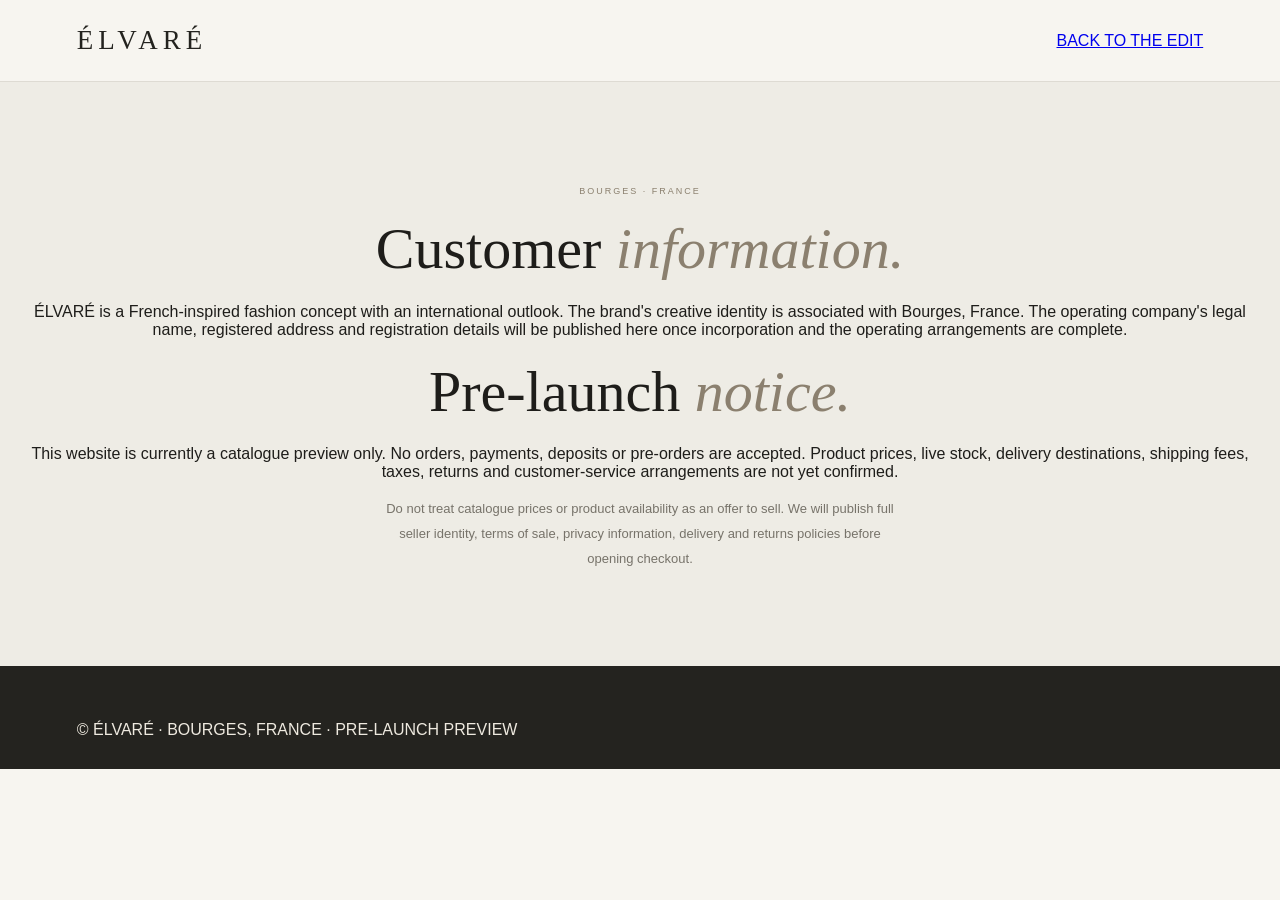
<file: policies.html>
<!doctype html>
<html lang="en"><head><meta charset="utf-8"><meta name="viewport" content="width=device-width,initial-scale=1"><title>ÉLVARÉ — Customer Information</title><link rel="stylesheet" href="styles.css"></head>
<body><header class="header"><a class="wordmark" href="index.html">ÉLVARÉ</a><a href="index.html">BACK TO THE EDIT</a></header>
<main class="statement"><p class="eyebrow">BOURGES · FRANCE</p><h2>Customer <i>information.</i></h2>
<p>ÉLVARÉ is a French-inspired fashion concept with an international outlook. The brand's creative identity is associated with Bourges, France. The operating company's legal name, registered address and registration details will be published here once incorporation and the operating arrangements are complete.</p>
<h2>Pre-launch <i>notice.</i></h2><p>This website is currently a catalogue preview only. No orders, payments, deposits or pre-orders are accepted. Product prices, live stock, delivery destinations, shipping fees, taxes, returns and customer-service arrangements are not yet confirmed.</p>
<p>Do not treat catalogue prices or product availability as an offer to sell. We will publish full seller identity, terms of sale, privacy information, delivery and returns policies before opening checkout.</p></main>
<footer>© ÉLVARÉ · BOURGES, FRANCE · PRE-LAUNCH PREVIEW</footer></body></html>
</file>
<file: styles.css>
*{box-sizing:border-box}html{scroll-behavior:smooth}body{margin:0;color:#1e1d1a;background:#f7f5f0;font-family:'DM Sans',sans-serif}.announcement{text-align:center;background:#24231f;color:#eee9df;font-size:9px;letter-spacing:1.5px;padding:11px}.header{height:82px;display:flex;align-items:center;justify-content:space-between;padding:0 6vw;border-bottom:1px solid #dedbd3}.wordmark{font-family:'Playfair Display',serif;font-size:27px;letter-spacing:5px;color:#24231f;text-decoration:none}nav{display:flex;gap:34px}nav a,.footer-links a{font-size:10px;letter-spacing:1.4px;text-decoration:none;color:inherit}.bag{background:none;border:0;font:10px 'DM Sans';letter-spacing:1.5px;cursor:pointer}.bag span{border:1px solid #aaa;padding:5px 8px;border-radius:50%;margin-left:8px}.hero{display:grid;grid-template-columns:48% 52%;min-height:610px;padding:48px 6vw 65px;gap:4vw;align-items:center}.hero-copy{padding-left:5vw}.eyebrow{font-size:9px;letter-spacing:2px;color:#8b806f}.hero h1,h2{font:500 clamp(42px,6vw,78px)/1.08 'Playfair Display',serif;margin:22px 0}.hero h1 i,h2 i{font-weight:500;color:#8b806f}.intro{max-width:370px;line-height:1.9;color:#706d65;font-size:13px;margin:25px 0 34px}.button{display:inline-block;background:#25241f;color:#fff;text-decoration:none;border:0;padding:16px 25px;font-size:9px;letter-spacing:1.7px}.hero-image{height:510px;position:relative;background:linear-gradient(145deg,rgba(25,24,21,.02),rgba(25,24,21,.2)),url('https://images.unsplash.com/photo-1539109136881-3be0616acf4b?auto=format&fit=crop&w=1300&q=85') center/cover,#d9d1c3}.image-note{position:absolute;bottom:24px;right:24px;color:white;font:22px/1.2 'Playfair Display';letter-spacing:2px}.statement{text-align:center;padding:95px 20px;background:#eeece5}.statement h2,.section-head h2,.editorial h2{font-size:clamp(38px,5vw,58px)}.statement>p:last-child{max-width:510px;margin:0 auto;color:#77736a;line-height:1.9;font-size:13px}.collection{padding:95px 6vw}.section-head{display:flex;justify-content:space-between;align-items:end;margin-bottom:38px}.section-head h2{margin:12px 0 0}.muted{font-size:11px;color:#88847b;line-height:1.8}.grid{display:grid;grid-template-columns:repeat(3,1fr);gap:22px}.product{background:#eeece6}.product-art{height:380px;background:linear-gradient(135deg,#d8d0c3,#b8ad9e);display:flex;align-items:center;justify-content:center;color:#f7f5f0;font:13px 'Playfair Display';letter-spacing:2px}.product:nth-child(2n) .product-art{background:linear-gradient(135deg,#c9c0b3,#e4ded4)}.product-info{padding:17px 15px 20px;display:flex;justify-content:space-between;gap:10px;font-size:12px}.product-info small{display:block;color:#8a857b;margin-top:6px}.add{background:none;border:1px solid #aaa;padding:8px 12px;font-size:9px;letter-spacing:1px;cursor:pointer}.editorial{background:#ded8cd;display:grid;grid-template-columns:1fr 1fr;min-height:440px;align-items:center;padding:65px 10vw;gap:7vw}.editorial h2{margin:15px 0}.editorial p:not(.eyebrow){font-size:12px;line-height:1.9;color:#706b61;max-width:360px}.editorial-art{height:330px;background:linear-gradient(145deg,#c9c0b3,#a79b8b);position:relative}.editorial-art:after{content:'É';position:absolute;inset:0;display:grid;place-items:center;font:170px 'Playfair Display';color:#eee9df;opacity:.7}.text-link{font-size:9px;letter-spacing:1.5px;color:#24231f;text-decoration:none;display:inline-block;margin-top:20px}footer{padding:55px 6vw 30px;background:#24231f;color:#eee9df}footer .wordmark{color:#eee9df}footer p{font-size:11px;color:#b9b4a9;max-width:500px;line-height:1.8}.footer-links{display:flex;gap:25px;margin:25px 0}footer small{font-size:9px;color:#8d887e}.drawer{position:fixed;right:0;top:0;height:100%;width:min(420px,90vw);background:#f7f5f0;z-index:5;padding:35px;transform:translateX(110%);transition:.3s}.drawer.open{transform:none}.close{float:right;border:0;background:none;font-size:28px;cursor:pointer}.scrim{display:none;position:fixed;inset:0;background:#0008;z-index:4}.scrim.show{display:block}.cart-line{padding:12px 0;border-bottom:1px solid #ddd;display:flex;justify-content:space-between;font-size:12px}@media(max-width:750px){nav{display:none}.hero{grid-template-columns:1fr;padding:45px 6vw;gap:35px}.hero-copy{padding:0}.hero-image{height:390px}.grid{grid-template-columns:1fr 1fr}.product-art{height:260px}.section-head{display:block}.section-head .muted{display:block;margin-top:12px}.editorial{grid-template-columns:1fr;padding:55px 8vw}.editorial-art{height:260px}}@media(max-width:440px){.grid{grid-template-columns:1fr}.product-art{height:350px}.wordmark{font-size:23px}}
/* ÉLVARÉ editorial launch refresh */
.announcement{display:flex;justify-content:center;gap:24px;flex-wrap:wrap}.announcement span{color:#b9ad9b}.hero{min-height:650px}.hero-note{font-size:9px;letter-spacing:1.5px;color:#9a9184;margin-top:28px}.hero-image{background-image:linear-gradient(145deg,rgba(25,24,21,.02),rgba(25,24,21,.28)),url('https://images.unsplash.com/photo-1539109136881-3be0616acf4b?auto=format&fit=crop&w=1300&q=85')}.image-note{font-size:25px;letter-spacing:3px}.image-note small{font:9px 'DM Sans';letter-spacing:2px}
.departments{padding:92px 6vw}.department-grid{display:grid;grid-template-columns:1fr 1fr 1fr;gap:18px}.department{min-height:370px;padding:25px;display:flex;flex-direction:column;justify-content:flex-end;color:#fff;text-decoration:none;position:relative;overflow:hidden;background-size:cover;background-position:center}.department:before{content:'';position:absolute;inset:0;background:linear-gradient(0deg,rgba(20,19,17,.72),rgba(20,19,17,.04) 75%);transition:.3s}.department:hover:before{background:linear-gradient(0deg,rgba(20,19,17,.8),rgba(20,19,17,.18))}.department>*{position:relative}.department span{font-size:9px;letter-spacing:1.5px;margin-bottom:auto}.department strong{font:42px/1.05 'Playfair Display';font-weight:500;margin:70px 0 12px}.department small{font-size:10px;letter-spacing:.5px}.d1{background-image:url('https://images.unsplash.com/photo-1483985988355-763728e1935b?auto=format&fit=crop&w=900&q=80')}.d2{background-image:url('https://images.unsplash.com/photo-1566174053879-31528523f8ae?auto=format&fit=crop&w=900&q=80')}.d3{background-image:url('https://images.unsplash.com/photo-1584917865442-de89df76afd3?auto=format&fit=crop&w=900&q=80')}.launch-strip{text-align:center;padding:80px 20px;background:#eeece5}.launch-strip h2{font-size:clamp(36px,5vw,55px)}.launch-strip p:last-child{max-width:500px;margin:0 auto;color:#77736a;line-height:1.9;font-size:12px}
@media(max-width:750px){.department-grid{grid-template-columns:1fr}.department{min-height:330px}.departments{padding:65px 6vw}.announcement{gap:8px;flex-direction:column}}

.collection{padding:88px 6vw;background:#f7f5f0}.product-grid{display:grid;grid-template-columns:repeat(3,minmax(0,1fr));gap:22px}.product-card{min-width:0}.product-photo{display:block;overflow:hidden;background:#e8e2d9;aspect-ratio:2/3}.product-photo img{width:100%;height:100%;object-fit:cover;display:block;transition:transform .5s}.product-photo:hover img{transform:scale(1.035)}.product-meta{display:flex;justify-content:space-between;margin:17px 0 10px;font-size:8px;letter-spacing:1.4px;color:#8b806f}.product-card h3{font:500 23px 'Playfair Display';margin:0 0 10px}.product-card>p{font-size:11px;line-height:1.8;color:#77736a;min-height:58px}.product-foot{display:flex;justify-content:space-between;align-items:center;border-top:1px solid #dedbd3;padding:13px 0;font-size:10px;color:#716c63}.product-foot a{font-size:8px;letter-spacing:1px;color:#24231f;text-decoration:none}.product-status{display:block;font-size:9px;color:#8b806f;line-height:1.6}.catalog-note{font-size:10px;line-height:1.8;color:#817b70;margin:30px 0 0;padding-top:18px;border-top:1px solid #dedbd3}
@media(max-width:750px){.product-grid{grid-template-columns:1fr 1fr;gap:18px}.product-card h3{font-size:20px}.product-card>p{min-height:90px}}
@media(max-width:480px){.product-grid{grid-template-columns:1fr}.product-card>p{min-height:0}.product-photo{aspect-ratio:3/4}}

.catalog-controls{display:flex;align-items:center;justify-content:center;gap:18px;margin:34px auto 0}.catalog-controls .button{cursor:pointer}.catalog-controls [hidden]{display:none}

.catalog-search-wrap{max-width:520px;margin:0 0 34px}.catalog-search-wrap label{display:block;font-size:9px;letter-spacing:1.8px;color:#8b806f;margin-bottom:10px}.catalog-search-wrap input{width:100%;padding:15px 16px;border:1px solid #d8d3c9;background:#fffdfa;color:#24231f;font:12px 'DM Sans',sans-serif;outline:none}.catalog-search-wrap input:focus{border-color:#8b806f}.product-photo{display:block;aspect-ratio:3/4;overflow:hidden;background:#e9e5dc}.product-photo img{width:100%;height:100%;object-fit:cover;display:block;transition:transform .5s}.product-card:hover .product-photo img{transform:scale(1.035)}.product-no-image{display:grid;place-items:center;font:22px 'Playfair Display';letter-spacing:4px;color:#8b806f}.product-card h3{font:500 17px/1.35 'Playfair Display',serif}.product-status{display:block;color:#8b806f;line-height:1.6;margin-top:10px}.product-foot{display:flex;justify-content:space-between;gap:10px;font-size:10px;letter-spacing:.7px}.product-card{min-width:0}@media(max-width:700px){.catalog-search-wrap{margin-bottom:24px}}
/* Product image resilience: avoid broken-image icons and preserve the editorial card layout. */
.product-photo img{object-fit:contain;background:#eeeae3}.product-photo.image-unavailable{display:flex;align-items:center;justify-content:center;position:relative;background:linear-gradient(145deg,#eeeae3,#e3ddd3);min-height:220px}.product-photo.image-unavailable::after{content:'ÉLVARÉ  ·  IMAGE TEMPORARILY UNAVAILABLE';display:block;padding:20px;text-align:center;font:500 10px 'DM Sans',sans-serif;letter-spacing:2px;color:#8b806f}.product-photo img{max-width:100%;}

/* Editorial trust section: factual pre-launch commitments, no invented sales or reviews. */
.trust-notes{padding:88px 6vw;background:#24231f;color:#f4f0e8;text-align:center}.trust-notes>.eyebrow{color:#c2b49d}.trust-notes h2{font-size:clamp(36px,5vw,58px);margin:18px 0 42px}.trust-notes h2 i{color:#c2b49d}.trust-grid{display:grid;grid-template-columns:repeat(3,minmax(0,1fr));gap:34px;max-width:1050px;margin:0 auto;text-align:left}.trust-grid article{border-top:1px solid #68645b;padding-top:18px}.trust-grid article>span{font-size:9px;letter-spacing:2px;color:#c2b49d}.trust-grid h3{font:500 22px "Playfair Display",serif;margin:18px 0 10px}.trust-grid p{font-size:11px;line-height:1.9;color:#c7c1b6;margin:0}@media(max-width:700px){.trust-grid{grid-template-columns:1fr;gap:24px}.trust-notes{padding:65px 7vw}}

.social-proof-demo{padding:82px 6vw;background:#eeece5;text-align:center}.social-proof-demo h2{font-size:clamp(36px,5vw,56px);margin:16px 0}.demo-disclaimer{max-width:650px;margin:0 auto 36px;color:#817b70;font-size:11px;line-height:1.8}.demo-stats{display:grid;grid-template-columns:repeat(3,1fr);max-width:900px;margin:0 auto 42px;border-top:1px solid #d4cec3;border-bottom:1px solid #d4cec3}.demo-stats article{padding:26px 12px;border-right:1px solid #d4cec3}.demo-stats article:last-child{border:0}.demo-stats strong{display:block;font:500 clamp(28px,4vw,42px) 'Playfair Display',serif;color:#24231f}.demo-stats span,.demo-reviews small{display:block;margin-top:8px;font-size:8px;letter-spacing:1.5px;color:#8b806f}.demo-reviews{display:grid;grid-template-columns:repeat(3,1fr);gap:18px;max-width:1050px;margin:auto;text-align:left}.demo-reviews article{background:#f7f5f0;padding:24px;border:1px solid #e0dbd1}.demo-reviews .stars{letter-spacing:3px;color:#9a8056;font-size:12px}.demo-reviews p{font:italic 18px/1.6 'Playfair Display',serif;color:#454139;min-height:58px}@media(max-width:700px){.demo-stats{grid-template-columns:1fr}.demo-stats article{border-right:0;border-bottom:1px solid #d4cec3}.demo-reviews{grid-template-columns:1fr}.social-proof-demo{padding:62px 7vw}}


/* ÉLVARÉ operations control centre */
.ops-body{background:#f7f5f0;color:#24231f}.ops-top{min-height:76px;padding:0 6vw;display:flex;align-items:center;justify-content:space-between;border-bottom:1px solid #dedbd3;background:#f7f5f0}.ops-top>span,.ops-top>a:last-child{font-size:9px;letter-spacing:1.5px;color:#756e62;text-decoration:none}.ops-main{max-width:1180px;margin:0 auto;padding:55px 5vw 70px}.ops-heading{max-width:780px}.ops-heading h1{font:500 clamp(42px,6vw,70px)/1.08 'Playfair Display',serif;margin:18px 0}.ops-heading h1 i,.ops-next h2 i{color:#8b806f;font-weight:500}.ops-heading>p:not(.eyebrow){font-size:12px;line-height:1.9;color:#77736a}.ops-alert{display:flex;gap:16px;align-items:center;background:#eee8dc;border-left:3px solid #927b52;padding:16px 18px;margin:28px 0 38px;font-size:11px;line-height:1.7}.ops-alert strong{font-size:9px;letter-spacing:1.3px;white-space:nowrap}.ops-metrics{display:grid;grid-template-columns:repeat(4,1fr);gap:12px}.ops-metrics article{padding:20px;background:#eeece5;border:1px solid #e1dcd2}.ops-metrics span,.ops-metrics small{display:block;font-size:8px;letter-spacing:1.3px;color:#81796c}.ops-metrics strong{display:block;font:500 34px 'Playfair Display';margin:10px 0 5px}.ops-metrics small{font-size:9px;letter-spacing:0;line-height:1.6}.ops-section{padding:66px 0 0}.ops-section-head{display:flex;align-items:end;justify-content:space-between;gap:18px;margin-bottom:24px}.ops-section-head h2,.ops-next h2{font:500 clamp(30px,4vw,43px) 'Playfair Display';margin:9px 0 0}.ops-muted{font-size:10px;color:#8b806f}.ops-grid{display:grid;grid-template-columns:repeat(3,minmax(0,1fr));gap:13px}.ops-card{display:grid;grid-template-columns:35px 1fr;gap:13px;padding:20px;background:#fffdfa;border:1px solid #e4dfd6;min-height:190px}.ops-card-icon{font:14px 'Playfair Display';color:#9b8a70}.ops-card h3{font:500 19px 'Playfair Display';margin:0 0 8px}.ops-card p{font-size:10px;line-height:1.8;color:#77736a;min-height:58px;margin:0 0 12px}.ops-card a{display:block;font-size:10px;color:#24231f;margin-top:10px}.ops-state{display:inline-block;font-size:8px;letter-spacing:1.1px;padding:6px 8px;background:#eeeae2;color:#655d50}.state-live{background:#e9eee8;color:#465e47}.state-wait{background:#f1ebdf;color:#816a42}.state-block{background:#eeeae7;color:#765b51}.ops-links{display:grid;grid-template-columns:repeat(4,1fr);gap:10px}.ops-links a{padding:18px;background:#24231f;color:#f7f5f0;text-decoration:none}.ops-links span,.ops-links strong{display:block}.ops-links span{font-size:8px;letter-spacing:1.4px;color:#c2b49d;margin-bottom:10px}.ops-links strong{font-size:11px;font-weight:500}.ops-intro{font-size:11px;color:#77736a;line-height:1.8;max-width:760px}.ops-checklist{border-top:1px solid #ddd7cd}.ops-checklist label{display:flex;gap:14px;padding:17px 12px;border-bottom:1px solid #ddd7cd;cursor:pointer;align-items:flex-start}.ops-checklist input{margin-top:4px;accent-color:#665b49;width:16px;height:16px;flex:0 0 auto}.ops-checklist strong,.ops-checklist small{display:block}.ops-checklist strong{font-size:11px;font-weight:600}.ops-checklist small{font-size:10px;color:#817b70;margin-top:5px;line-height:1.6}.ops-checklist input:checked+span strong{text-decoration:line-through;color:#8b887f}.ops-check-actions{display:flex;align-items:center;gap:15px;margin-top:18px}.ops-check-actions button{border:1px solid #bdb5a8;background:transparent;padding:10px 13px;font:9px 'DM Sans';letter-spacing:1px;cursor:pointer}.ops-check-actions span{font-size:9px;color:#817b70}.ops-next{background:#eeece5;padding:34px;margin-top:65px}.ops-next ol{padding-left:20px;max-width:850px}.ops-next li{padding:10px 0 10px 6px;font-size:11px;line-height:1.8;color:#6f6a61}.ops-next li strong{color:#24231f}.ops-footer{padding:48px 0 0}.ops-footer .wordmark{font-size:23px}.ops-footer p,.ops-footer small{display:block;color:#817b70;font-size:10px;line-height:1.8}.ops-footer small{font-size:9px}@media(max-width:800px){.ops-grid{grid-template-columns:repeat(2,1fr)}.ops-metrics{grid-template-columns:repeat(2,1fr)}.ops-links{grid-template-columns:repeat(2,1fr)}}@media(max-width:520px){.ops-top{padding:0 5vw}.ops-top>span{display:none}.ops-main{padding:40px 5vw 55px}.ops-grid,.ops-links{grid-template-columns:1fr}.ops-card{min-height:0}.ops-card p{min-height:0}.ops-section-head{display:block}.ops-muted{display:block;margin-top:10px}.ops-alert{display:block}.ops-alert span{display:block;margin-top:6px}.ops-next{padding:25px 20px}.ops-metrics article{padding:15px}}

.language-link{font-size:9px;letter-spacing:1.3px;color:#6f685d;text-decoration:none;white-space:nowrap}.language-link:hover{text-decoration:underline}@media(max-width:750px){.header{gap:12px}.language-link{margin-left:auto}.bag{font-size:8px!important;letter-spacing:.7px!important}.bag span{margin-left:3px;padding:4px 6px}}
</file>
